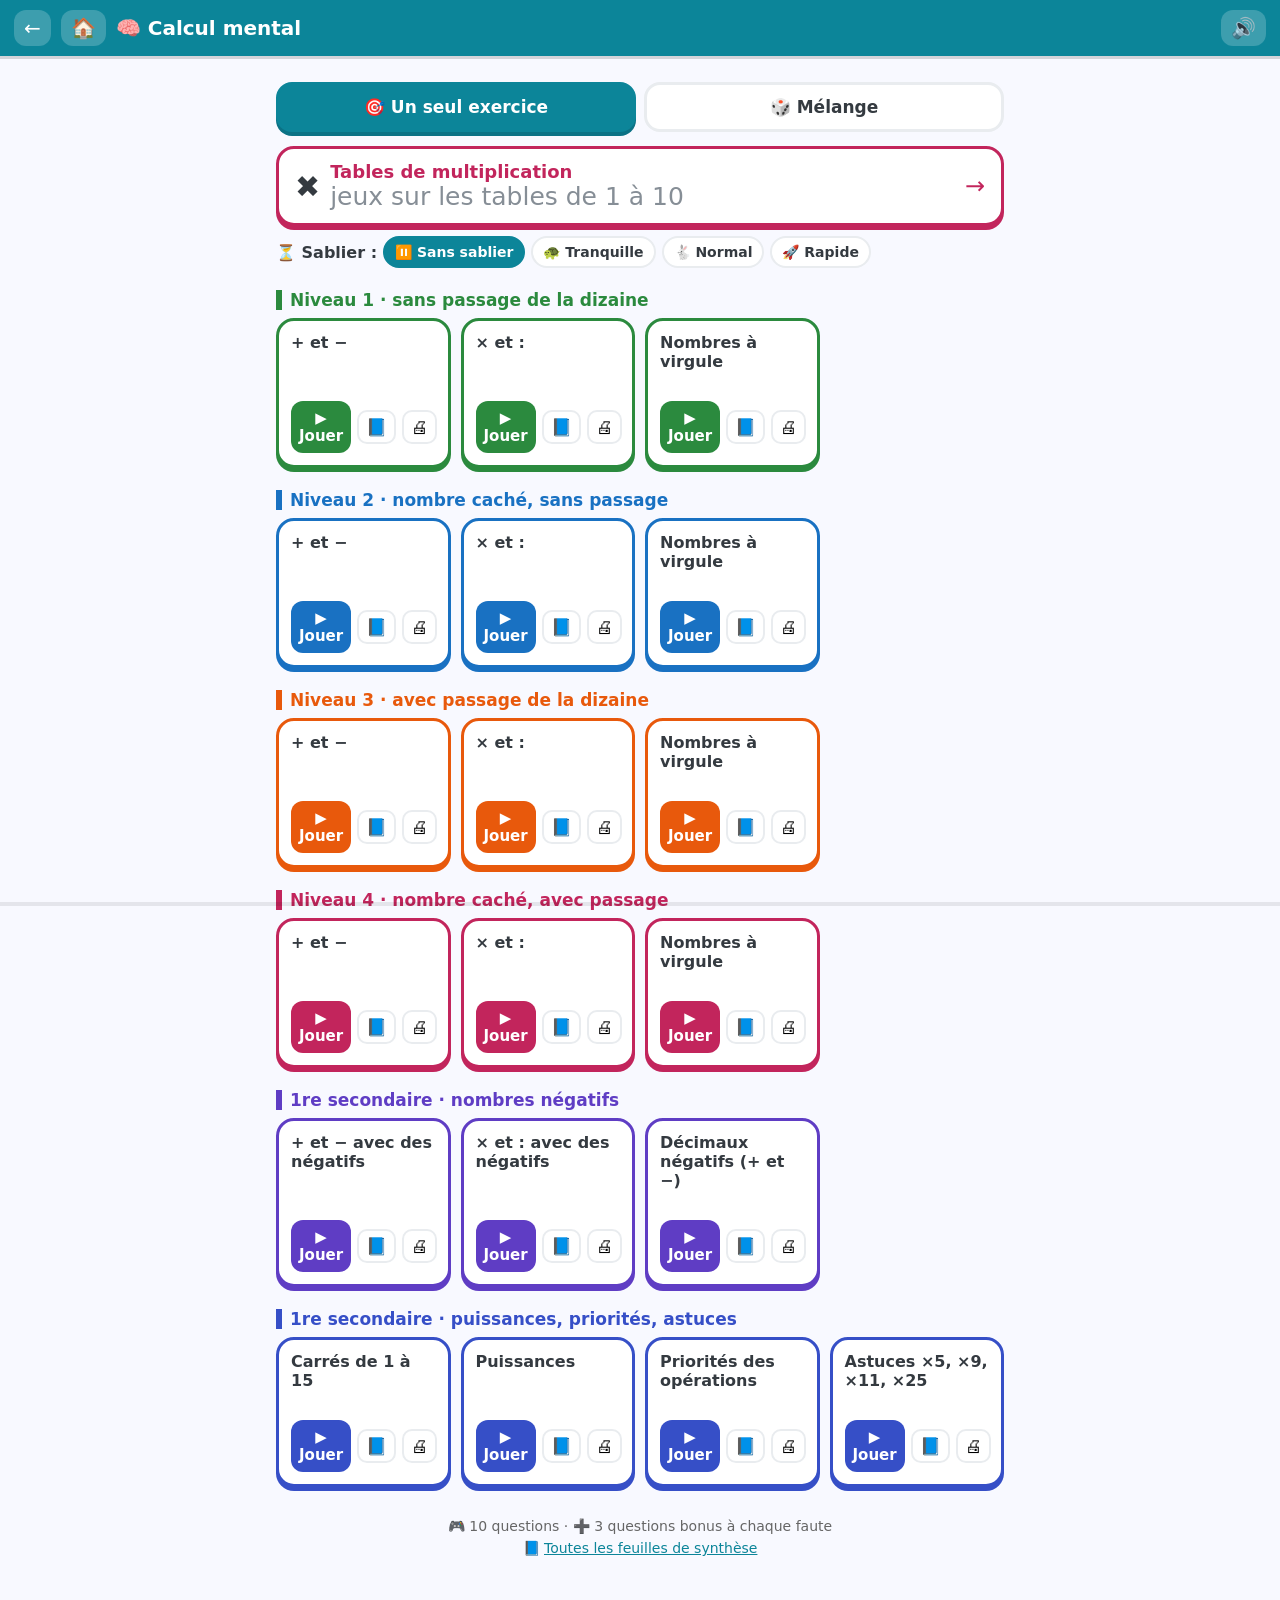
<file: calcul-mental.html>
<!DOCTYPE html>
<html lang="fr">
<head>
<meta charset="utf-8">
<meta name="viewport" content="width=device-width, initial-scale=1">
<title>Calcul mental – Mon coin d'étude</title>
<link rel="stylesheet" href="style.css">
</head>
<body>
<div id="app"></div>
<script src="moteur.js"></script>
<script src="mental.js"></script>
<script>Moteur.init(MATIERE);</script>
</body>
</html>
</file>
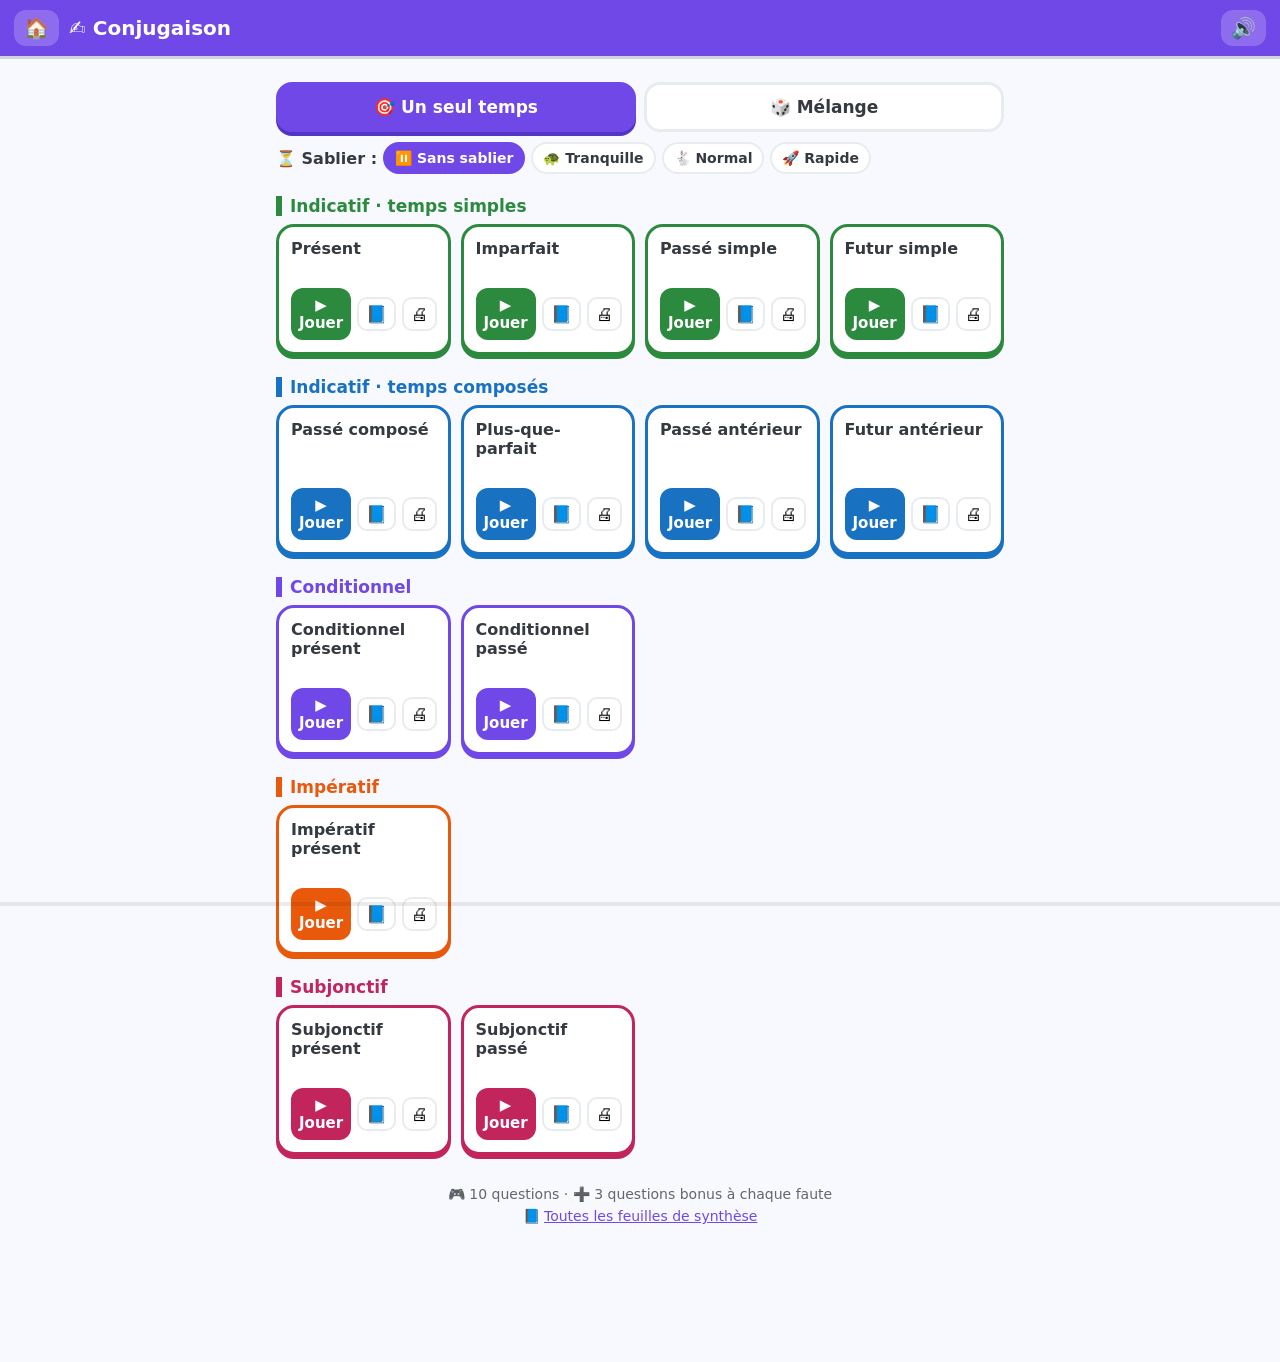
<file: conjugaison.html>
<!DOCTYPE html>
<html lang="fr">
<head>
<meta charset="utf-8">
<meta name="viewport" content="width=device-width, initial-scale=1">
<title>Conjugaison – Mon coin d'étude</title>
<link rel="stylesheet" href="style.css">
</head>
<body>
<div id="app"></div>
<script src="moteur.js"></script>
<script src="conjugueur.js"></script>
<script src="matiere.js"></script>
<script>Moteur.init(MATIERE);</script>
</body>
</html>
</file>
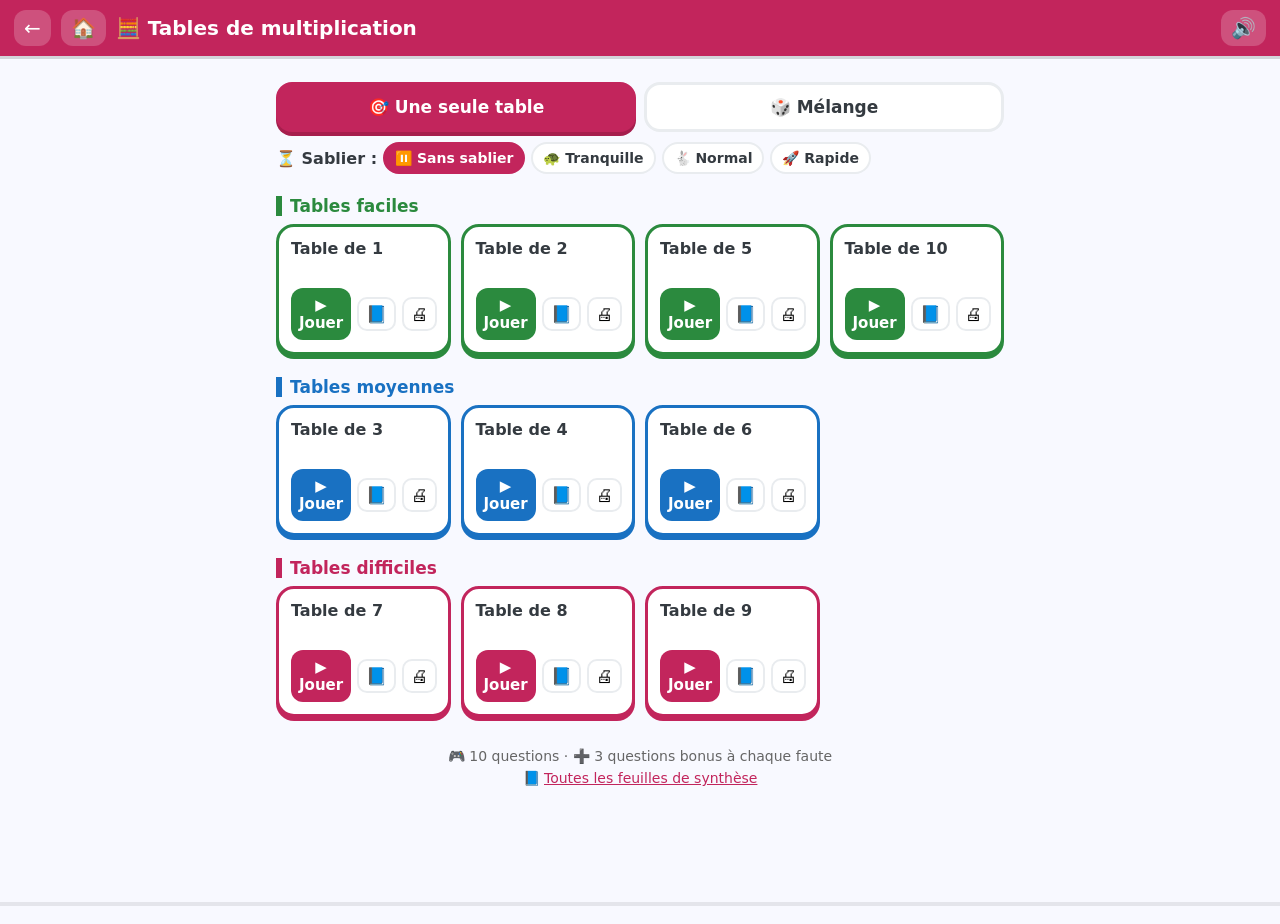
<file: tables.html>
<!DOCTYPE html>
<html lang="fr">
<head>
<meta charset="utf-8">
<meta name="viewport" content="width=device-width, initial-scale=1">
<title>Tables de multiplication – Mon coin d'étude</title>
<link rel="stylesheet" href="style.css">
</head>
<body>
<div id="app"></div>
<script src="moteur.js"></script>
<script src="tables.js"></script>
<script>Moteur.init(MATIERE);</script>
</body>
</html>
</file>
<file: style.css>
/* ===== Coin d'étude – style commun ===== */
:root{
  --m:#7048e8; --m-f:#5235c4;
  --vert:#2fb344; --vert-f:#23893a; --rouge:#f03e3e; --rouge-f:#c92a2a;
  --gris:#e9ecef; --gris-f:#adb5bd; --texte:#343a40; --fond:#f8f9ff;
}
*{box-sizing:border-box}
html{-webkit-text-size-adjust:100%}
body{margin:0;font-family:"Nunito","Trebuchet MS","Segoe UI",system-ui,-apple-system,Roboto,Arial,sans-serif;color:var(--texte);background:var(--fond);-webkit-tap-highlight-color:transparent}
a{color:var(--m)}
button{font-family:inherit;cursor:pointer}
.wrap{max-width:760px;margin:0 auto;padding:12px 16px 120px}

/* entête */
.top{position:sticky;top:0;z-index:20;display:flex;align-items:center;gap:10px;padding:10px 14px;background:var(--m);color:#fff;box-shadow:0 3px 0 rgba(0,0,0,.15)}
.top h1{flex:1;margin:0;font-size:20px}
.top a,.top button{background:rgba(255,255,255,.2);border:none;color:#fff;border-radius:12px;padding:6px 10px;font-size:20px;text-decoration:none}

/* onglets */
.tabs{display:flex;gap:8px;margin:14px 0 6px}
.tabs button{flex:1;border:3px solid var(--gris);background:#fff;border-radius:16px;padding:12px;font-size:17px;font-weight:800;color:var(--texte)}
.tabs button.on{border-color:var(--m);background:var(--m);color:#fff;box-shadow:0 4px 0 var(--m-f)}
.grp{margin:22px 0 8px;font-size:17px;color:var(--c);border-left:6px solid var(--c);padding-left:8px}
.aide{margin:14px 0 4px;font-weight:700}

/* tuiles */
.tiles{display:grid;grid-template-columns:repeat(auto-fill,minmax(165px,1fr));gap:10px}
.tile{background:#fff;border:3px solid var(--c);border-radius:18px;padding:12px;box-shadow:0 4px 0 var(--c);display:flex;flex-direction:column;gap:6px}
.tile .tn{font-weight:800;font-size:16px}
.stars{color:#fab005;letter-spacing:2px;min-height:18px;font-size:16px}
.tile .tb{display:flex;gap:6px;align-items:center;margin-top:auto}
.tile .play{flex:1;background:var(--c);color:#fff;border:none;border-radius:12px;padding:8px;font-weight:800;font-size:15px}
.mini{background:#fff;border:2px solid var(--gris);border-radius:10px;padding:5px 7px;font-size:17px;text-decoration:none}

/* puces mélange */
.chips{display:flex;flex-wrap:wrap;gap:8px}
.chip{border:3px solid var(--c);background:#fff;color:var(--c);border-radius:30px;padding:8px 14px;font-weight:800;font-size:15px}
.chip.on{background:var(--c);color:#fff}
.tout{display:flex;gap:8px;margin:8px 0}
.tout button{border:2px solid var(--gris);background:#fff;border-radius:10px;padding:6px 10px;font-weight:700}
.actions{display:flex;flex-direction:column;gap:6px;margin-top:18px}
.regle{text-align:center;color:#666;font-size:14px;margin-top:28px;line-height:1.6}

/* boutons */
.btn{display:block;width:100%;border:none;border-radius:16px;padding:15px;font-size:18px;font-weight:900;color:#fff;background:var(--vert);box-shadow:0 5px 0 var(--vert-f);margin-top:12px;letter-spacing:.3px}
.btn:active{transform:translateY(3px);box-shadow:0 2px 0 var(--vert-f)}
.btn.sec{background:#fff;color:var(--m);border:3px solid var(--gris);box-shadow:0 5px 0 var(--gris)}
.btn.vio{background:var(--m);box-shadow:0 5px 0 var(--m-f)}
.btn:disabled{background:var(--gris);box-shadow:0 5px 0 var(--gris-f);color:#fff}

/* question */
.qtop{display:flex;align-items:center;gap:10px;margin:8px 0 4px}
.qtop .x{background:none;border:none;font-size:26px;color:var(--gris-f)}
.bar{flex:1;height:18px;background:var(--gris);border-radius:20px;overflow:hidden}
.bar>div{height:100%;background:linear-gradient(90deg,#51cf66,#2fb344);border-radius:20px;transition:width .35s}
.cpt{font-weight:800;color:#666;min-width:56px;text-align:right}
.infos{display:flex;justify-content:space-between;font-weight:800;font-size:15px;color:#666;margin:4px 2px 10px}
.flamme{color:#f76707}
.card{background:#fff;border:3px solid var(--gris);border-radius:20px;padding:16px 18px;box-shadow:0 4px 0 var(--gris)}
.tag{display:inline-block;background:var(--c,#999);color:#fff;border-radius:10px;padding:3px 10px;font-size:13px;font-weight:800;margin-bottom:8px}
.consigne{font-size:14px;font-weight:900;text-transform:uppercase;letter-spacing:.5px;color:#868e96;margin-bottom:8px}
.big{font-size:22px;font-weight:700;line-height:1.5;margin:4px 0}
.big small{font-size:15px;color:#666}
.verbe{color:var(--m)}
.inf{color:#868e96;font-style:italic;font-size:17px;font-weight:600}
.src{background:#f1f3f5;border-radius:12px;padding:8px 12px;font-size:19px;margin:4px 0}
.arrow{font-weight:800;color:#666;margin:8px 0 2px}
.forme{color:var(--m);font-size:26px}
.blank{display:inline-block;min-width:80px;border-bottom:3px solid var(--gris-f);margin:0 4px}
input.rep{font-size:21px;padding:9px 12px;border:3px solid var(--gris);border-radius:12px;background:#f8f9fa;font-family:inherit;outline:none;min-width:0;color:var(--texte)}
input.rep:focus{border-color:var(--m);background:#fff}
input.rep.inline{width:min(240px,60vw);margin:2px 4px}
.row{display:flex;align-items:center;gap:8px;margin-top:10px;font-size:21px;font-weight:700}
.row input{flex:1}
.ok-in{border-color:var(--vert)!important;background:#ebfbee!important}
.ko-in{border-color:var(--rouge)!important;background:#fff5f5!important}
.accents{display:flex;flex-wrap:wrap;gap:6px;margin-top:12px}
.accents button{border:2px solid var(--gris);background:#fff;border-radius:10px;font-size:18px;padding:5px 11px;box-shadow:0 2px 0 var(--gris)}
.opts{display:flex;flex-direction:column;gap:10px;margin-top:12px}
.opts button,.vf button{border:3px solid var(--gris);border-bottom-width:5px;background:#fff;border-radius:16px;font-size:19px;padding:12px 14px;text-align:left;color:var(--texte);font-weight:700}
.opts button.sel,.vf button.sel{border-color:var(--m);background:#f3f0ff;color:var(--m-f)}
.vf{display:flex;gap:10px;margin-top:14px}
.vf button{flex:1;text-align:center;font-size:20px}
.tab-in{width:100%;border-collapse:collapse;margin-top:10px}
.tab-in td{padding:4px 6px;font-size:19px}
.tab-in td.lab{font-weight:800;white-space:nowrap;text-align:right;width:1%}
.tab-in input{width:100%}
/* relier */
.relier{display:grid;grid-template-columns:1fr 1fr;gap:10px;margin-top:12px}
.relier .col{display:flex;flex-direction:column;gap:8px}
.relier button{border:3px solid var(--gris);border-bottom-width:5px;background:#fff;border-radius:14px;padding:11px 8px;font-size:17px;font-weight:700;color:var(--texte)}
.relier button.sel{border-color:var(--m);background:#f3f0ff}
.relier button.fait{border-color:var(--vert);background:#ebfbee;color:var(--vert-f);opacity:.8}
.relier button.err{animation:secoue .35s;border-color:var(--rouge);background:#fff5f5}
@keyframes secoue{25%{transform:translateX(-6px)}75%{transform:translateX(6px)}}

/* panneau de correction */
.fb{position:fixed;left:0;right:0;bottom:0;z-index:30;padding:14px 16px 20px;transform:translateY(105%);transition:transform .25s;max-height:75vh;overflow:auto;border-top:4px solid rgba(0,0,0,.08)}
.fb.on{transform:none}
.fb .in{max-width:760px;margin:0 auto}
.fb.ok{background:#d3f9d8}.fb.ko{background:#ffe3e3}
.fb h3{margin:0 0 4px;font-size:22px}
.fb.ok h3{color:var(--vert-f)}.fb.ko h3{color:var(--rouge-f)}
.fb p{margin:4px 0;font-size:17px}
.rappel{background:#fff;border-radius:14px;padding:10px 12px;margin:8px 0;font-size:16px;border-left:6px solid var(--c,#999)}
.rappel b.t{color:var(--rouge-f)}
.bonus{font-weight:800;color:#e8590c}
.fb.ko .btn{background:var(--rouge);box-shadow:0 5px 0 var(--rouge-f)}
.lien{background:none;border:none;color:var(--m);font-weight:800;font-size:16px;padding:0;text-decoration:underline}

/* fin */
.fin{text-align:center}
.fin .trophee{font-size:84px;margin-top:16px;animation:saute 1s infinite alternate}
@keyframes saute{to{transform:translateY(-10px) scale(1.05)}}
.fin .stars{font-size:42px}
.stat{display:inline-block;background:#fff;border:3px solid var(--gris);border-radius:16px;padding:10px 16px;margin:6px;font-weight:800;font-size:17px}

/* modale */
.modal{position:fixed;inset:0;z-index:40;background:rgba(0,0,0,.45);display:none;align-items:flex-start;justify-content:center;padding:20px 10px;overflow:auto}
.modal.on{display:flex}
.modal .box{background:#fff;border-radius:20px;max-width:760px;width:100%;padding:8px 16px 16px;position:relative}
.modal .fermer{position:sticky;top:6px;float:right;border:none;background:var(--gris);border-radius:50%;width:38px;height:38px;font-size:20px}

/* feux d'artifice */
#fx{position:fixed;inset:0;pointer-events:none;z-index:50}

/* ===== Synthèse ===== */
.syn h1{color:var(--c);font-size:26px;margin:14px 0 6px;border-bottom:4px solid var(--c);padding-bottom:4px}
.syn section{background:#fff;border:2px solid var(--gris);border-radius:16px;padding:10px 14px;margin:12px 0;break-inside:avoid}
.syn h2{font-size:18px;margin:2px 0 6px;color:var(--c)}
.syn .pieges{background:#fff9db;border-color:#fcc419}
.syn .pieges h2{color:#e67700}
.syn ul{margin:4px 0;padding-left:22px}
.syn li{margin:4px 0}
.syn b.t{color:#e03131}
.syn .aux{color:var(--c);font-weight:800}
.syn table.term{border-collapse:collapse;margin:6px 0;width:100%}
.syn table.term td,.syn table.term th{border:1px solid #dee2e6;padding:4px 8px;text-align:center}
.syn table.term th{background:color-mix(in srgb,var(--c) 15%,#fff)}
.tables{display:grid;grid-template-columns:repeat(auto-fill,minmax(205px,1fr));gap:10px}
table.conj{border-collapse:collapse;width:100%;font-size:15px;background:#fff;border:2px solid var(--c);border-radius:10px;overflow:hidden}
table.conj caption{background:var(--c);color:#fff;font-weight:800;padding:4px;border-radius:10px 10px 0 0}
table.conj td{padding:3px 6px;border-bottom:1px solid #f1f3f5}
table.conj td.pro{color:#868e96;text-align:right;white-space:nowrap;width:1%}
table.conj b.t{color:#e03131}
.synlist a{display:block;background:#fff;border:3px solid var(--c);border-radius:14px;padding:10px 14px;margin:8px 0;font-weight:800;text-decoration:none;color:var(--c)}
.barre-outils{display:flex;flex-wrap:wrap;gap:8px;margin:12px 0}
.barre-outils button,.barre-outils a{border:3px solid var(--gris);background:#fff;border-radius:12px;padding:8px 12px;font-weight:800;font-size:15px;color:var(--texte);text-decoration:none}

/* ===== Fiche imprimable (noir et blanc) ===== */
.fiche{background:#fff;color:#000;max-width:800px;margin:0 auto;padding:20px 26px;font-size:15px}
.fiche *{color:#000}
.fiche h1{font-size:22px;margin:0 0 4px;text-align:center}
.fiche .sous{text-align:center;font-size:14px;margin-bottom:10px}
.fiche .ident{display:flex;gap:20px;margin:10px 0 16px;font-weight:700}
.fiche .ident span{flex:1;border-bottom:1px solid #000;padding-bottom:2px}
.fiche h2{font-size:17px;border-bottom:2px solid #000;margin:18px 0 8px;padding-bottom:2px}
.fiche .it{margin:7px 0;line-height:1.9;break-inside:avoid}
.fiche .num{font-weight:800;margin-right:4px}
.fiche .tag{background:none;border:1px solid #777;color:#000;padding:0 6px;margin:0 6px 0 0;font-size:12px;font-weight:700}
.fiche .big{font-size:15px;font-weight:400;display:inline;margin:0}
.fiche .big small{font-size:13px}
.fiche .src{display:inline;background:none;padding:0;font-size:15px;font-style:italic}
.fiche .arrow{display:inline;font-weight:400;margin:0 4px}
.fiche .inf{font-size:14px}
.fiche .forme{font-size:15px}
.zone{display:inline-block;min-width:7em;height:1.45em;vertical-align:middle;background:#e2e2e2;border-radius:4px;margin:0 3px;-webkit-print-color-adjust:exact;print-color-adjust:exact}
.fiche table.pt{border-collapse:collapse;margin:4px 0 4px 22px}
.fiche table.pt td{padding:3px 8px}
.fiche table.pt .zone{min-width:11em}
.fiche .choix{margin-left:22px}
.fiche .choix span{margin-right:18px;white-space:nowrap}
.fiche .rel{display:grid;grid-template-columns:auto 90px auto;row-gap:6px;margin-left:22px;align-items:center}
.fiche .rel .r{white-space:nowrap}
.fiche .corr{font-size:14px}
.fiche .corr .it{line-height:1.5;margin:4px 0}
.saut{break-before:page;page-break-before:always}
.aia-print{display:none}
.fiche-logo{height:28px;vertical-align:middle}

@media print{
  body{background:#fff}
  .noprint,.top,.fb,.modal,#fx{display:none!important}
  .wrap{padding:0;max-width:none}
  .fiche{padding:0;max-width:none}
  .syn section{border-color:#ccc}
  .aia-print{display:block;position:fixed;bottom:0;right:0;font-size:11px;color:#444}
  .syn,.syn *{-webkit-print-color-adjust:exact;print-color-adjust:exact}
  @page{margin:14mm 13mm 16mm}
}

input.rep.vide{border-color:#fab005;background:#fff9db}
.msg-vide{color:#e67700;font-weight:800;margin:8px 0 0}

/* sablier */
.sablier{display:flex;flex-wrap:wrap;align-items:center;gap:6px;margin:10px 0 4px;font-weight:800}
.sablier button{border:2px solid var(--gris);background:#fff;border-radius:20px;padding:6px 10px;font-weight:800;font-size:14px;color:var(--texte)}
.sablier button.on{border-color:var(--m);background:var(--m);color:#fff}
.vie{display:flex;align-items:center;gap:8px;margin:6px 0 4px}
.vie .ic{font-size:22px}
.vie .sec{font-weight:900;min-width:40px;text-align:right;color:#666}
.vbar{flex:1;height:20px;border:3px solid #343a40;border-radius:12px;background:#fff;overflow:hidden}
.vbar>div{height:100%;width:100%;border-radius:8px}
.v-ok .vbar>div{background:linear-gradient(#69db7c,#2f9e44)}
.v-moy .vbar>div{background:linear-gradient(#ffd43b,#f59f00)}
.v-bas .vbar>div{background:linear-gradient(#ff8787,#e03131)}
.v-bas .ic{animation:secoue .5s infinite}
.opts button.bon,.vf button.bon{border-color:var(--vert);background:#ebfbee;color:var(--vert-f)}
.opts button.mauvais,.vf button.mauvais{border-color:var(--rouge);background:#fff5f5;color:var(--rouge-f)}
.opts button.eteint,.vf button.eteint{opacity:.45}

/* liens vers une sous-page */
.lien-page{display:flex;align-items:center;gap:10px;margin:14px 0 4px;padding:12px 16px;background:#fff;border:3px solid var(--c);border-radius:18px;box-shadow:0 4px 0 var(--c);text-decoration:none;color:var(--texte)}
.lien-page span{font-size:30px}.lien-page b{font-size:18px;color:var(--c)}.lien-page .txt{flex:1;display:flex;flex-direction:column}.lien-page small{color:#868e96}.lien-page i{font-style:normal;font-size:24px;color:var(--c)}
/* explication détaillée */
.explic{background:#fff;border-radius:14px;padding:10px 12px;margin:8px 0;border-left:6px solid var(--c,#999);font-size:16px}
.explic svg{display:block;max-width:100%;height:auto;margin:6px auto}
.explic ol{margin:4px 0;padding-left:22px}
.rangs{border-collapse:collapse;margin:6px auto;font-size:15px}
.rangs th,.rangs td{border:1px solid #ced4da;padding:3px 7px;text-align:center;min-width:26px}
.rangs th{background:#f1f3f5;font-size:11px}
.rangs td.vg{border-left:3px solid #e03131}
/* fiche de calculs en paysage */
.fiche.paysage{max-width:1100px;padding:10px 16px}
.entete-g{display:flex;flex-wrap:wrap;gap:6px 22px;align-items:baseline;border-bottom:2px solid #000;padding-bottom:4px;margin-bottom:6px;font-size:14px}
.entete-g b{font-size:16px}
.grille{display:grid;gap:0 14px}
.grille .col{border-right:1px solid #bbb;padding-right:8px}
.grille .col:last-child{border-right:none}
.grille .cl{height:8.2mm;display:flex;align-items:center;gap:4px;font-size:14.5px;white-space:nowrap;border-bottom:1px dotted #ddd}
.grille .num{font-size:10px;color:#666;min-width:20px}
.zone.zg{min-width:3.6em;height:1.3em}
@media print{.fiche.paysage{padding:0}}

.pm{border:3px solid var(--m);background:#fff;color:var(--m);border-radius:12px;font-size:22px;font-weight:900;width:52px;height:50px;vertical-align:middle;margin-left:4px}
.big sup{font-size:.6em}
.explic u{text-decoration-color:var(--c);text-decoration-thickness:3px}
</file>
